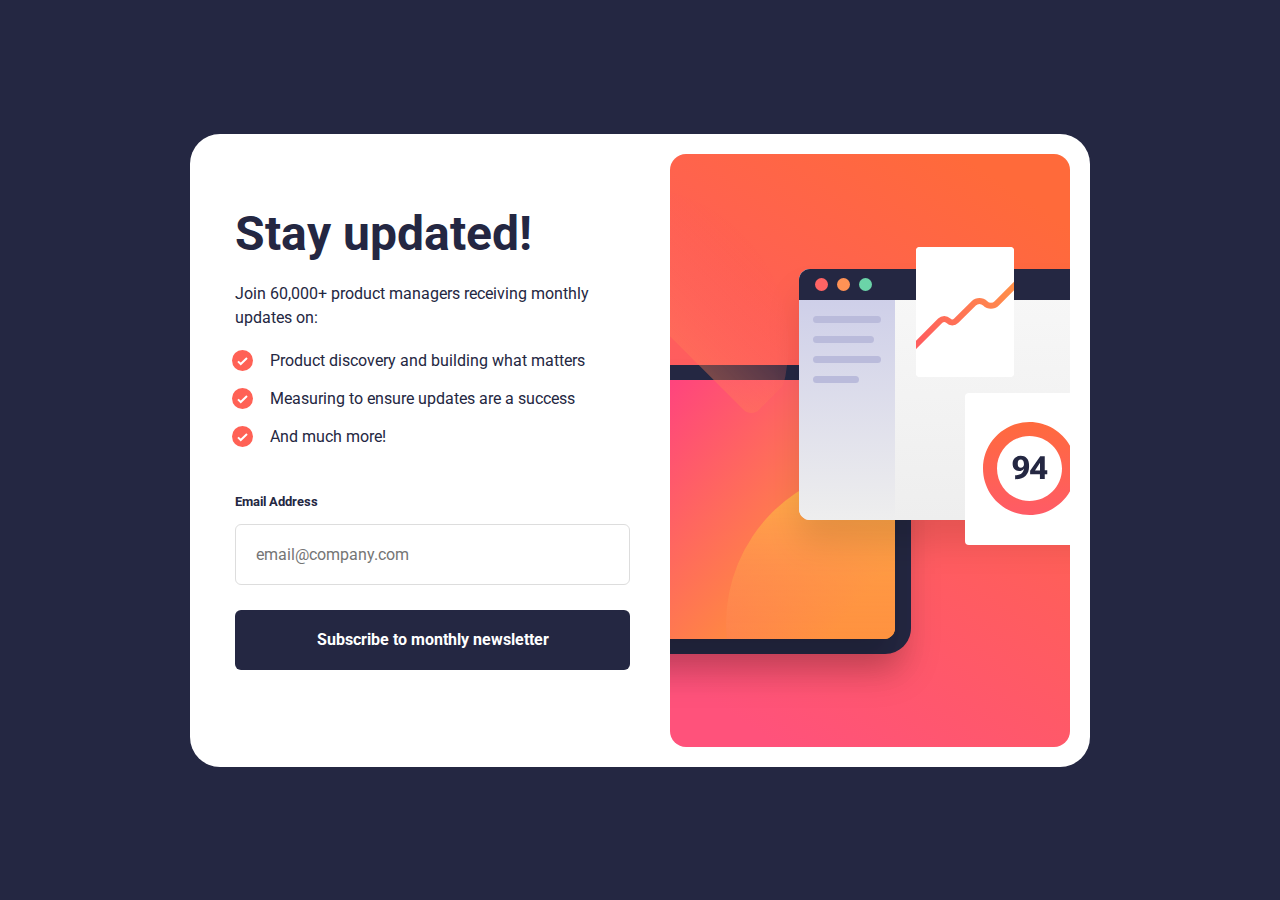
<file: index.html>
<!DOCTYPE html>
<html lang="en">
<head>
  <meta charset="UTF-8">
  <meta name="viewport" content="width=device-width, initial-scale=1.0"> <!-- displays site properly based on user's device -->

  <link rel="preconnect" href="https://fonts.googleapis.com">
  <link rel="preconnect" href="https://fonts.gstatic.com" crossorigin>
  <link href="https://fonts.googleapis.com/css2?family=Roboto:wght@400;700&display=swap" rel="stylesheet">

  <link rel="icon" type="image/png" sizes="32x32" href="./assets/images/favicon-32x32.png">
  <link rel="stylesheet" href="./style.css">
  
  <title>Frontend Mentor | Newsletter sign-up form with success message</title>

</head>
<body>
  <div class="newsletter-container">
    <img src="./assets/images/illustration-sign-up-mobile.svg" alt="illustration" class="myImage">
    <div class="left-form-container">
      <div class="text-container">
        <h1>Stay updated!</h1>
        <p>Join 60,000+ product managers receiving monthly updates on:</p>
        <ul>
          
          <li><span>Product discovery and building what matters</span></li>
          <li><span>Measuring to ensure updates are a success</span></li>
          <li><span>And much more!</span></li>
        </ul>
      </div>
      <div class="form-container">
        <div id="form-text-container">
          <p>Email Address <span id="invalid-email-text" class="invalid-email-text">Valid email required</span></p>
        </div>
        <input type="email" id="email" name="email" class="invalid-email-form" placeholder="email@company.com">
        <button type="button" id="subscribe-btn" class="button">Subscribe to monthly newsletter</button>
      </div>
    </div>
  </div>

  <script src="./script.js">
  </script>
</body>
</html>
</file>
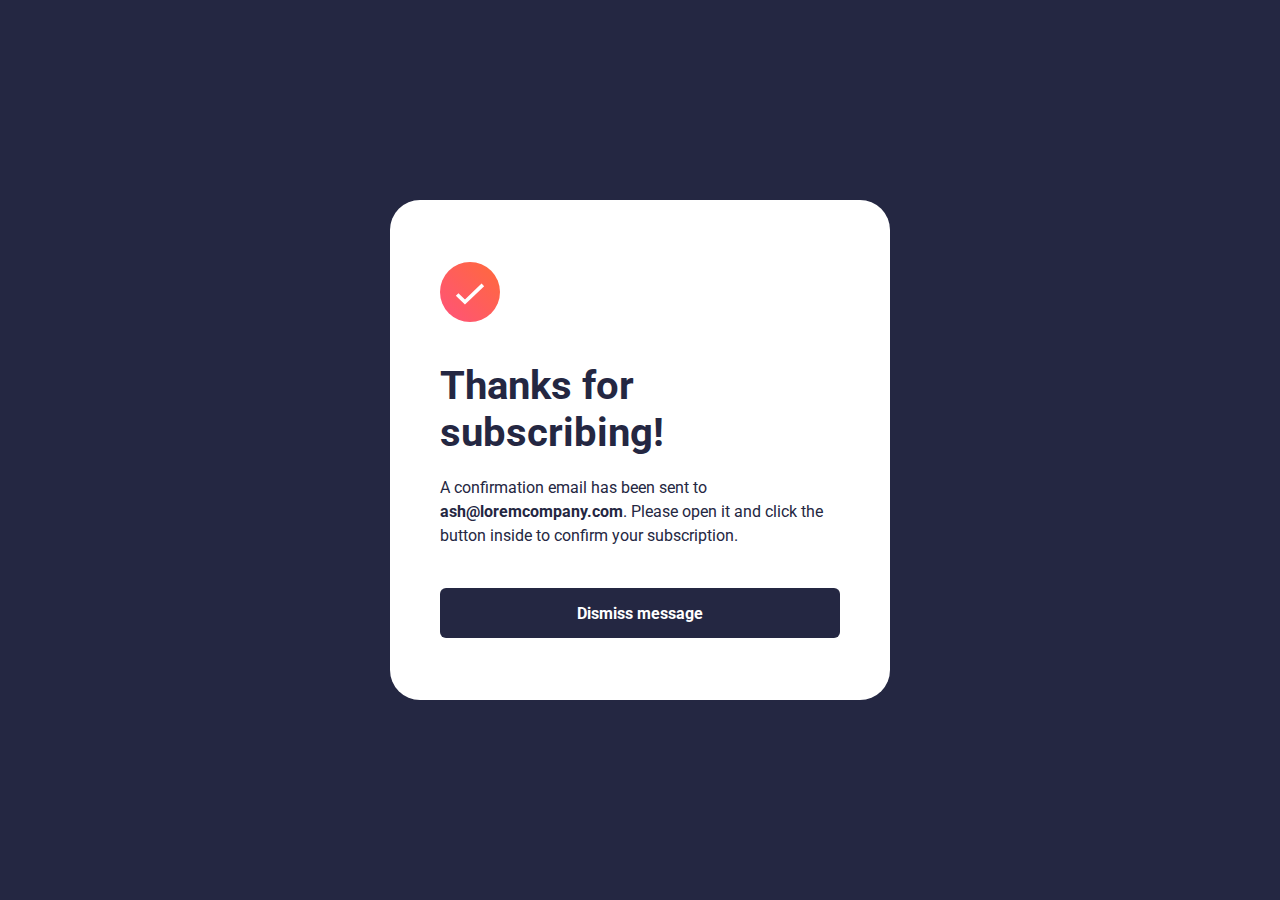
<file: success.html>
<!DOCTYPE html>
<html lang="en">
<head>
    <meta charset="UTF-8">
    <meta name="viewport" content="width=device-width, initial-scale=1.0"> <!-- displays site properly based on user's device -->
  
    <link rel="preconnect" href="https://fonts.googleapis.com">
    <link rel="preconnect" href="https://fonts.gstatic.com" crossorigin>
    <link href="https://fonts.googleapis.com/css2?family=Roboto:wght@400;700&display=swap" rel="stylesheet">
  
    <link rel="icon" type="image/png" sizes="32x32" href="./assets/images/favicon-32x32.png">
    <link rel="stylesheet" href="./successStyle.css">
    
    <title>Frontend Mentor | Newsletter sign-up form with success message</title>
</head>
<body>
    <div id="main-container">
        <div id="message-container">
            <img src="./assets/images/icon-success.svg" alt="success icon">
            <h1 class="title">Thanks for subscribing!</h1>
            <p class="description"> A confirmation email has been sent to <span id="placeholder-email">ash@loremcompany.com</span>. Please open it and click the button inside to confirm your subscription.</p>
        </div>
        <button type="button" id="dismiss-btn" class="button button-gradient">Dismiss message</button>
    </div>
</body>

<script>
    const placeholderEmail = document.getElementById("placeholder-email");
    const queryString = window.location.search;
    const urlParams = new URLSearchParams(queryString);
    const email = urlParams.get("email");

    if (email) {
    placeholderEmail.textContent = email;
    }

    const dismissBtn = document.getElementById("dismiss-btn");
    dismissBtn.addEventListener("click", function() {window.location.href = "./index.html";
});
</script>
</html>
</file>
<file: style.css>
* {
    box-sizing: border-box;
    margin: 0;
    padding: 0;
    font-family: 'Roboto', sans-serif;
    color: #242742;
}

.newsletter-container, .left-form-container{
    display: flex;
    flex-direction: column;
}

.left-form-container {
    padding: 25px;
    margin-top: 15px;
}

.text-container {
    line-height: 1.5rem;
}

.text-container h1, .text-container p{
    margin-bottom: 20px;
}

ul {
    list-style-image: url('./assets/images/icon-list.svg');
    margin-left: 25px;
}

li {
    margin-bottom: 10px;
}

li span {
    position: relative;
    left: 10px;
    top: -5px
}

.form-container {
    display: flex;
    flex-direction: column;
}

.form-container {
    margin-top: 30px;
}

.form-container input, .form-container button{
    padding: 20px;
    width: 100%;
    min-height: 60px;
    font-size: 16px; 
    margin-bottom: 25px;
    border-radius: 6px;
}

#email {
    background-color: white; 
    color: #242742; 
    margin-top: 15px;
    border: 1px solid #dddddd;
    text-align: left; 
}

#form-text-container p{
    display: flex;
    font-size: 0.8rem;
    font-weight: 700;
}

.invalid-email-text {
    display: none;
    margin-left: auto;
    color: #ff6257;
    border: 0;
}

.form-container button {
    background-color: #242742; 
    color: white; 
    border-width: 0px;
    font-weight: 700;
    text-align: center; 
}

.button:hover {
    box-shadow: 0px 25px 30px -15px rgba(255, 98, 87);
    background: linear-gradient(90deg, #ff6257, #ff9a44);
}


@media (min-width: 576px) {
    body {
        background-color: #242742;
        display: flex;
        justify-content: center; /* center horizontally */
        align-items: center; /* center vertically */
        height: 100vh; /* set height to full viewport height */
    }

    .newsletter-container {
        background-color: white;
        flex-direction: row;
        max-width: 900px;
        min-width: 500px;
        padding: 20px;
        border-radius: 30px;
        align-items: center;
        margin: 0 auto;
    }

    .myImage {
        height: 100%;
    }

    .left-form-container {
        margin-top: 0px;
        padding: 10px;
        width: 500px;
        margin-left: 15px;
    }

    .myImage {
        content: url('./assets/images/illustration-sign-up-desktop.svg');
        margin-left: 30px;
        order: 2;
    }

    .left-form-container h1 {
        font-size: 3rem;
        margin-bottom: 20px;
        line-height: 3.5rem;
    }
    .left-form-container {
        order: 1;
    }
}
</file>
<file: successStyle.css>
* {
    box-sizing: border-box;
    margin: 0;
    padding: 0;
    font-family: 'Roboto', sans-serif;
    color: #242742;
}

#main-container {
    display: flex;
    align-items: center;
    justify-content: center;
    height: 100vh;
    width: 100%;
    flex-direction: column;
    padding: 25px;
}
  

#message-container {
    display: flex;
    flex-direction: column;
    overflow: wrap;
    width: 100%;
    flex-basis: 70%;
}

#message-container img{
    width: 60px;
    margin-bottom: 40px;
}  

.title {
    font-size: 2.5rem;
    margin-bottom: 20px;
}

.description {
    line-height: 1.5rem;
}

.description span {
    font-weight: 700;
}

.button {
    background-color: #242742; 
    color: white; 
    border-width: 0px;
    font-weight: 700;
    text-align: center; 
    width: 100%;
    min-height: 50px;
    font-size: 16px; 
    border-radius: 6px;
    margin-top: 30%;
}

.button:hover {
    box-shadow: 0px 25px 30px -15px rgba(255, 98, 87);
    background: linear-gradient(90deg, #ff6257, #ff9a44);
}

@media (min-width: 576px) {
    body {
        display: flex;
        background-color: #242742;
        justify-content: center;
        align-items: center;
        height: 100vh;
    }

    #main-container {
        background-color: white;
        width: 500px;
        height: 500px;
        padding: 50px;
        border-radius: 30px;
    }

    #message-container {
        flex-basis: 0%;
    }

    .button {
        flex-basis: 0%;
        margin-top: 40px;
    }
}
</file>
